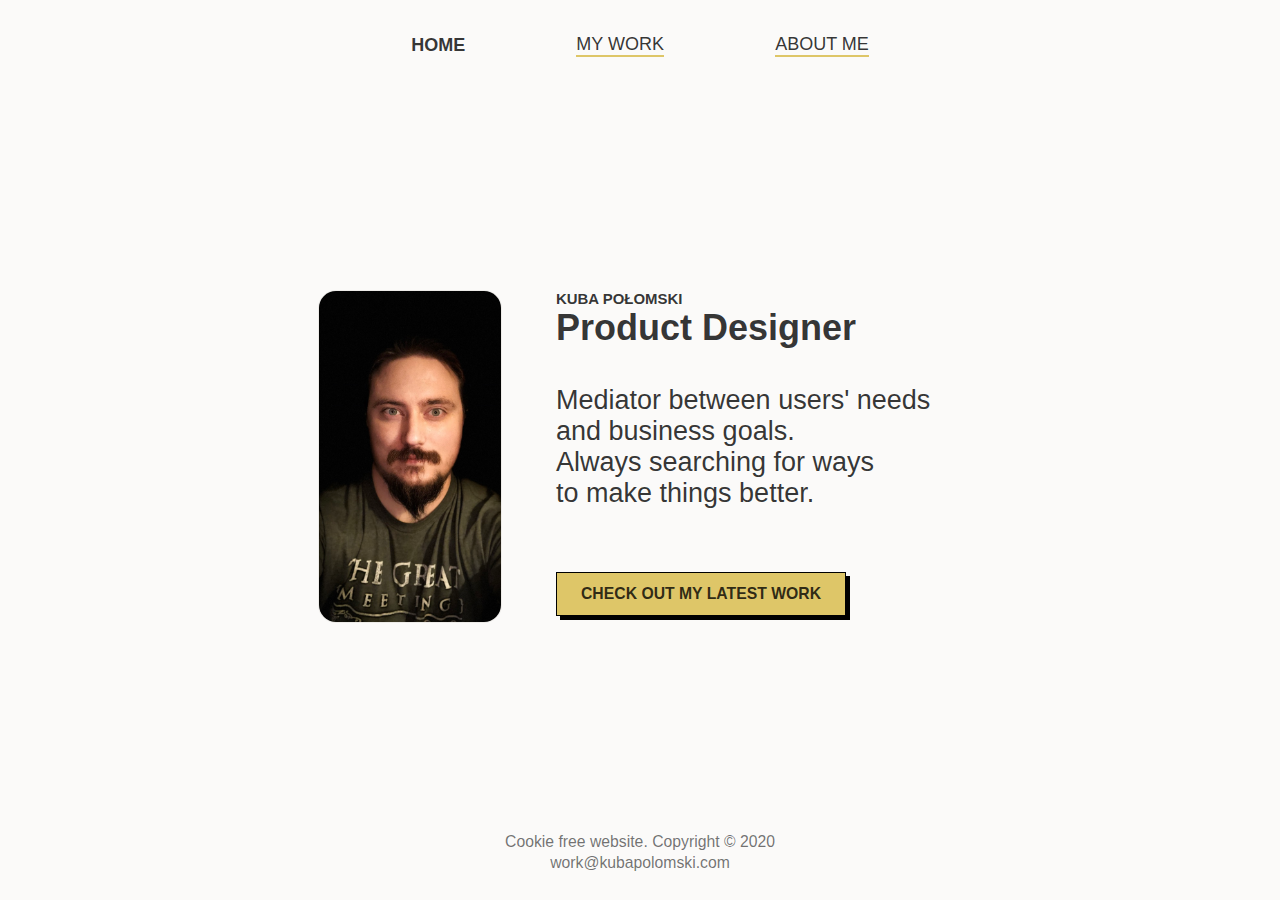
<file: index.html>
<!DOCTYPE html>
<html lang="eng">

<head>
    <meta charset="UTF-8">
    <meta name="viewport" content="width=device-width,initial-scale=1">
    <title>Kuba Polomski - Product Designer</title>
    <meta name="author" content="Kuba Polomski">
    <meta name="description" content="Here you can read about me, my work and find a way to contact me">
    <link rel="stylesheet" href="/style.css" type="text/css">
    <meta name=”robots” content=”noindex,nofollow”>
</head>

<body>

    <!-- Navigation -->
    <nav id="nav">
        <a href="/index.html" class="active">Home</a>
        <a href="/work.html">My Work</a>
        <a href="/about.html">About Me</a>
    </nav>

    <!-- Content -->
    <div class="welcome">

        <img src="/img/me.jpg" alt="It's me" height="331" width="182" loading="lazy">
        <div>
            <h5>Kuba Połomski</h5>
            <h1>Product Designer</h1>
            <h3>Mediator between users' needs and&nbsp;business goals.<br>
                Always searching for&nbsp;ways to&nbsp;make things better.</h3>
            <button class="cta" onclick="document.location = 'work.html'">Check out my latest work</button>
        </div>
        <div>


        </div>

    </div>

    <!-- Footer -->
    <footer>
        <p>
            Cookie free website. Copyright © 2020
        </p>
        <p>work@kubapolomski.com</p>
    </footer>
</body>

</html>
</file>
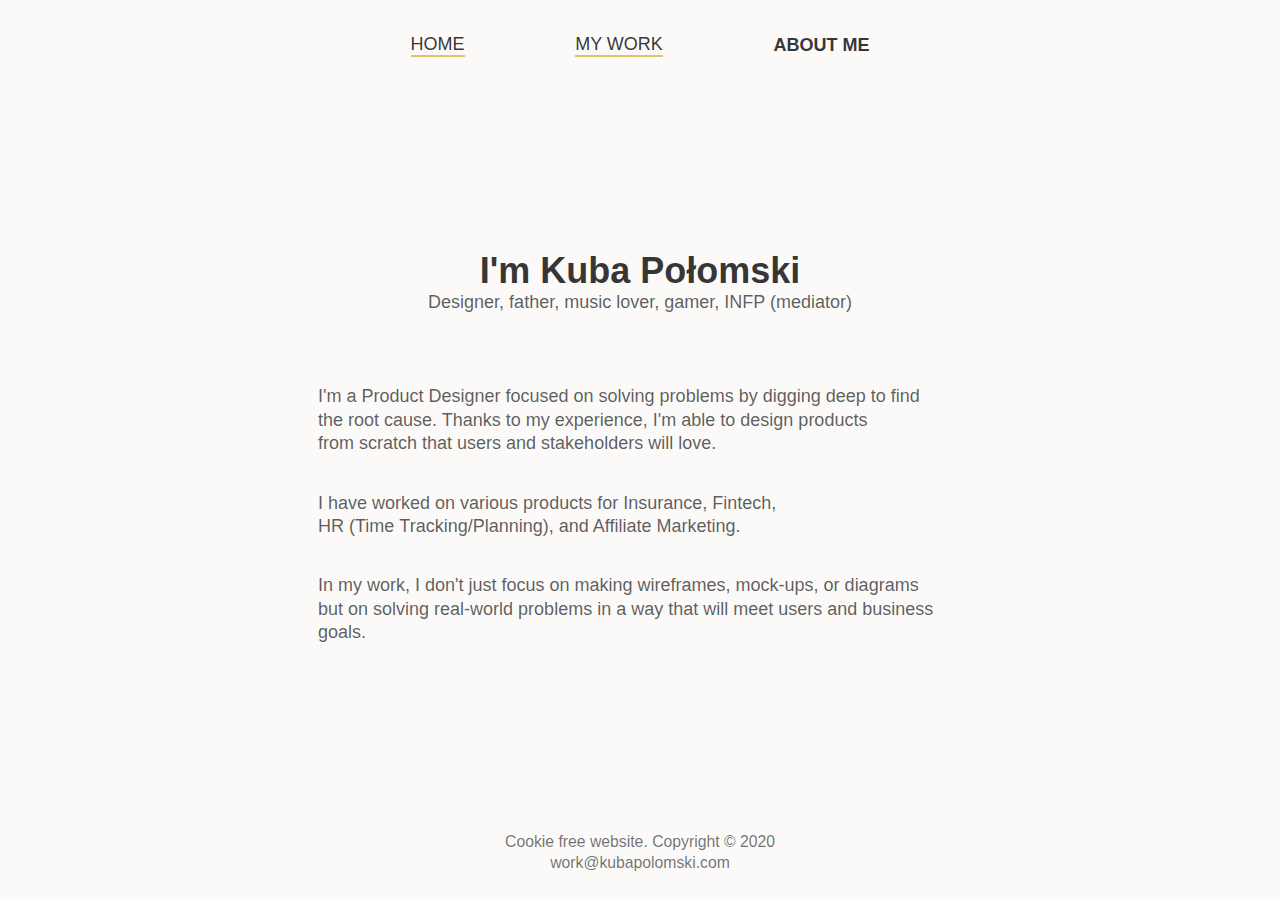
<file: about.html>
<!DOCTYPE html>
<html lang="eng">

<head>
    <meta charset="UTF-8">
    <meta name="viewport" content="width=device-width,initial-scale=1">
    <title>Kuba Polomski - Product Designer - About me</title>
    <meta name="author" content="Kuba Polomski">
    <meta name="description" content="Here you can read about me, my work and find a way to contact me">
    <link rel="stylesheet" href="/style.css" type="text/css">
    <meta name=”robots” content=”noindex,nofollow”>
</head>

<body>

    <!-- Navigation -->
    <nav id="nav">

        <a href="/index.html">Home</a>
        <a href="/work.html">My Work</a>
        <a href="/about.html" class="active">About Me</a>

    </nav>

    <!-- Content -->
    <main>
        <div class="hello">
            <h1>I'm Kuba Połomski</h1>


            <span>Designer, father, music lover, gamer, INFP (mediator)</span>
        </div>
        <p>
            I'm a Product Designer focused on solving problems by digging deep to find the&nbsp;root cause. Thanks to my
            experience, I'm able to design products from&nbsp;scratch that users and stakeholders will love.
        </p>
        <p>
            I have worked on various products for Insurance, Fintech, HR&nbsp;(Time&nbsp;Tracking/Planning), and
            Affiliate
            Marketing.
        </p>
        <p>
            In my work, I don't just focus on making wireframes, mock-ups, or diagrams but&nbsp;on solving real-world
            problems
            in a way that will meet users and business goals.
        </p>

        <!-- <div class="gallery">
            <figure>
                <a href="/img/itsme.png" target="_blank">
                    <img src="/img/itsme.png"
                        alt="Me sitting with my daughter on the couch with two laptops, trying to work" loading="lazy">
                </a>
                <figcaption>
                    Home office :)<br>
                    Best co-worker ever
                </figcaption>
            </figure>
        </div> -->

    </main>

    <footer>
        <p>
            Cookie free website. Copyright © 2020
        </p>
        <p>work@kubapolomski.com</p>
    </footer>
</body>
</file>
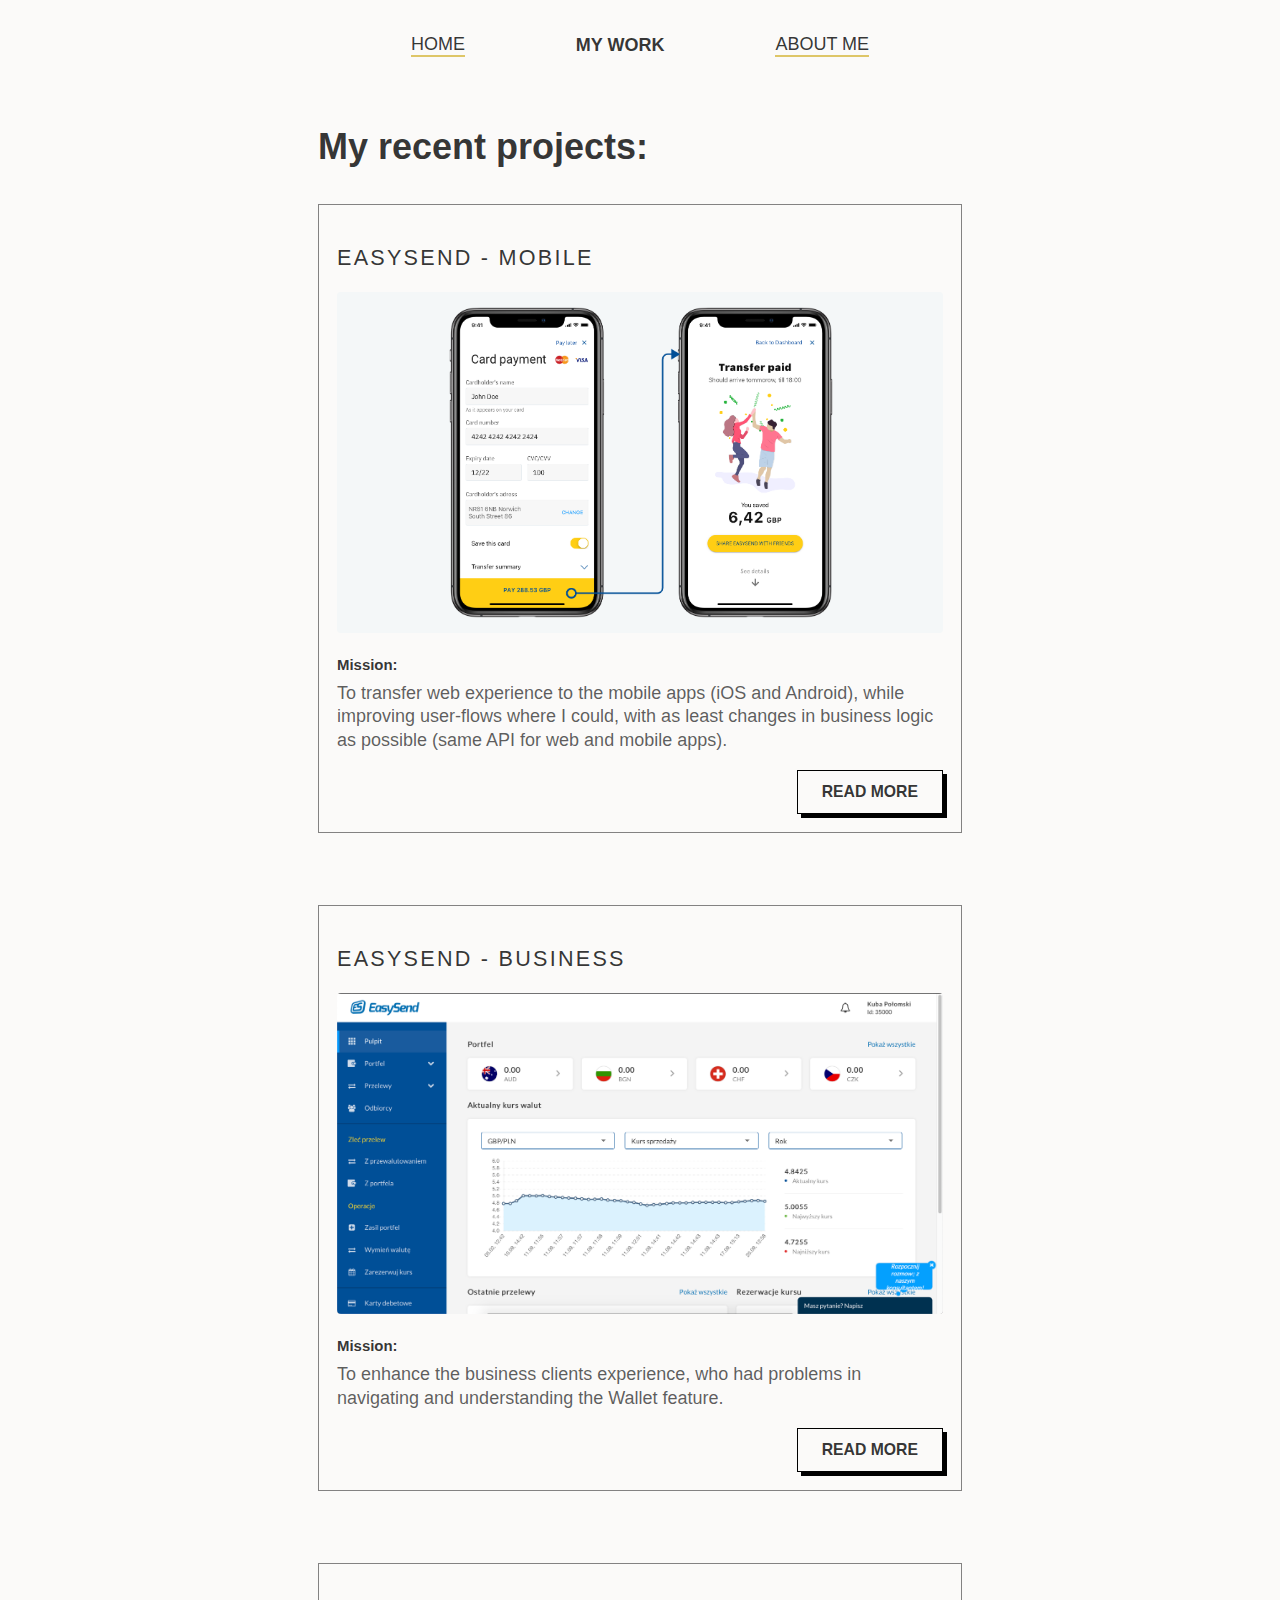
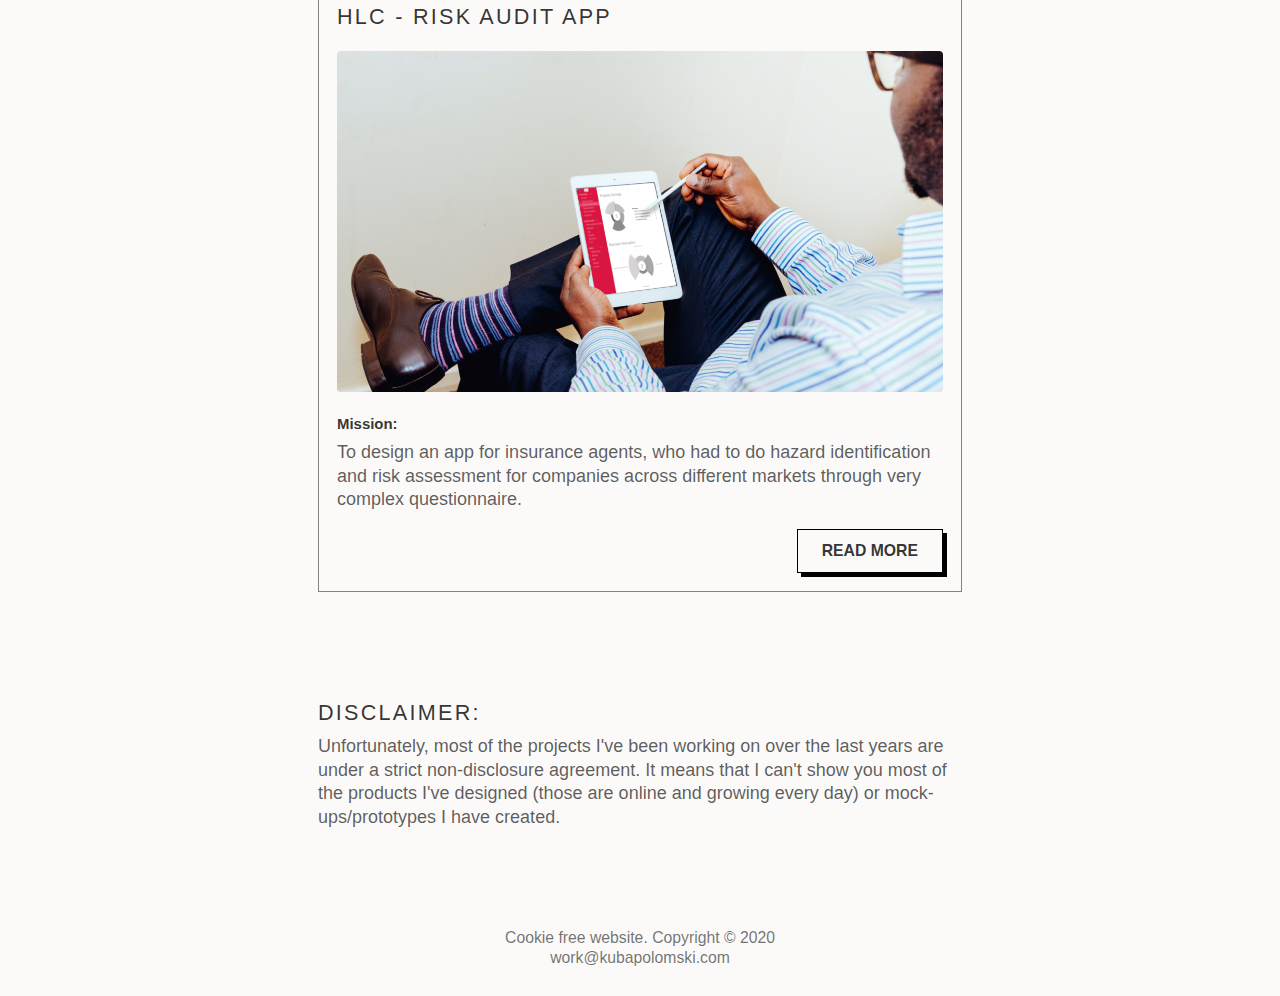
<file: work.html>
<!DOCTYPE html>
<html lang="eng">

<head>
    <meta charset="UTF-8">
    <meta name="viewport" content="width=device-width,initial-scale=1">
    <title>Kuba Polomski - Product Designer - Portfolio</title>
    <meta name="author" content="Kuba Polomski">
    <meta name="description" content="Here you can read about me, my work and find a way to contact me">
    <link rel="stylesheet" href="/style.css" type="text/css">
    <meta name=”robots” content=”noindex,nofollow”>
</head>

<body>

    <!-- Navigation -->
    <nav id="nav">

        <a href="/index.html">Home</a>
        <a href="/work.html" class="active">My Work</a>
        <a href="/about.html">About Me</a>

    </nav>

    <!-- Content -->
    <main>
        <h3>My recent projects:</h3>

        <section class="project">
            <h4>EasySend - Mobile</h4>
            <img class="hero" src="/work/es/img/easysend-todo.png" alt="">
            <h5>Mission:</h5>
            <p>To transfer web experience to the mobile apps (iOS and Android), while improving user-flows where I
                could, with as least changes in business logic as possible (same API for web and mobile apps).</p>
            <button onclick="document.location = '/work/es/project.html'">Read more</button>
        </section>
        <section class="project">
            <h4>EasySend - Business</h4>
            <img class="hero" src="/work/es-b/img/before.png" alt="">
            <h5>Mission:</h5>
            <p>To enhance the business clients experience, who had problems in navigating and understanding the Wallet
                feature.</p>
            <button onclick="document.location = '/work/es-b/project.html'">Read more</button>
        </section>
        <section class="project">
            <h4>HLC - Risk audit app</h4>
            <img class="hero" src="/work/hlc/img/intro-hlc_app.png" alt="">
            <h5>Mission:</h5>
            <p>To design an app for insurance agents, who had to do hazard identification and risk
                assessment for companies across different markets through very complex questionnaire.</p>
            <button onclick="document.location = '/work/hlc/project.html'">Read more</button>
        </section>
        <div class="disclaimer">
            <h4>Disclaimer:</h4>
            <p>
                Unfortunately, most of the projects I've been working on over the last years are under a strict
                non-disclosure agreement. It means that I can't show you most of the products I've designed (those are
                online and growing every day) or mock-ups/prototypes I have created.
            </p>
        </div>
    </main>
    <footer>
        <p>
            Cookie free website. Copyright © 2020
        </p>
        <p>work@kubapolomski.com</p>
    </footer>
</body>
</file>
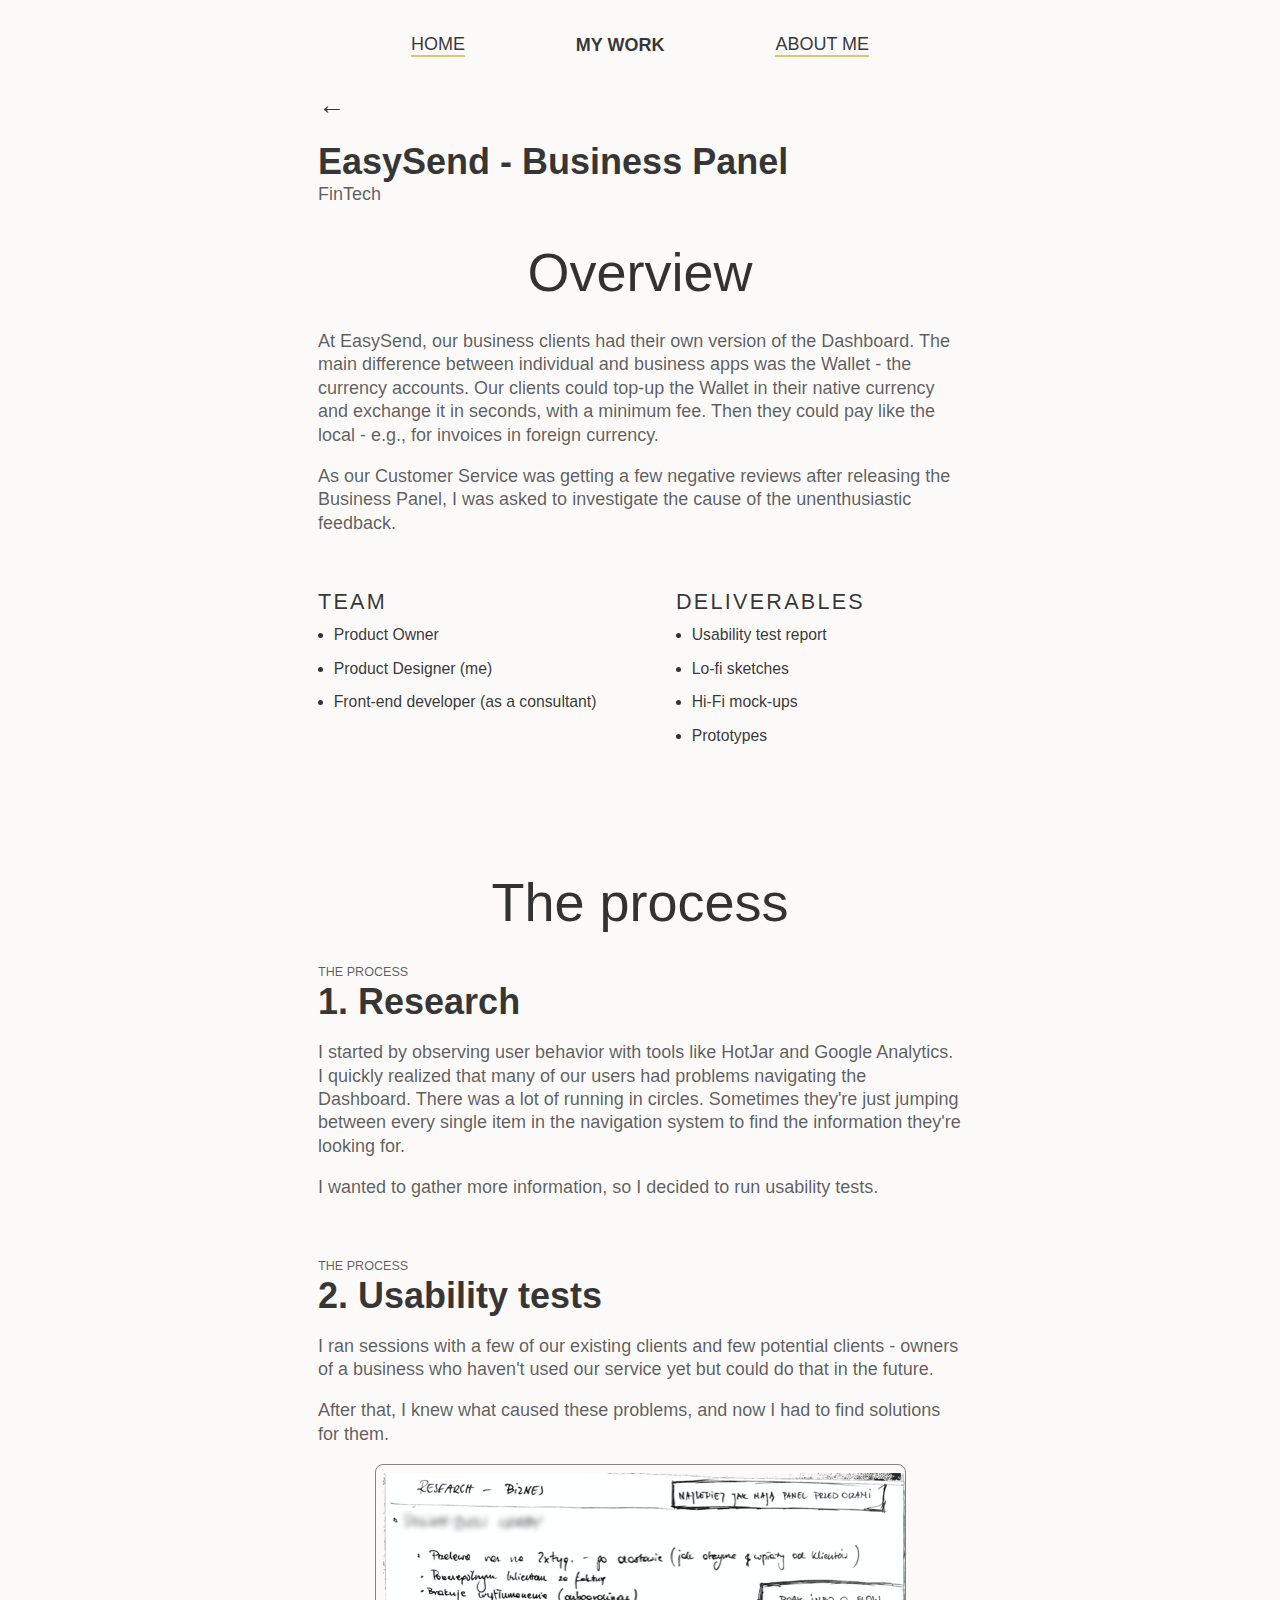
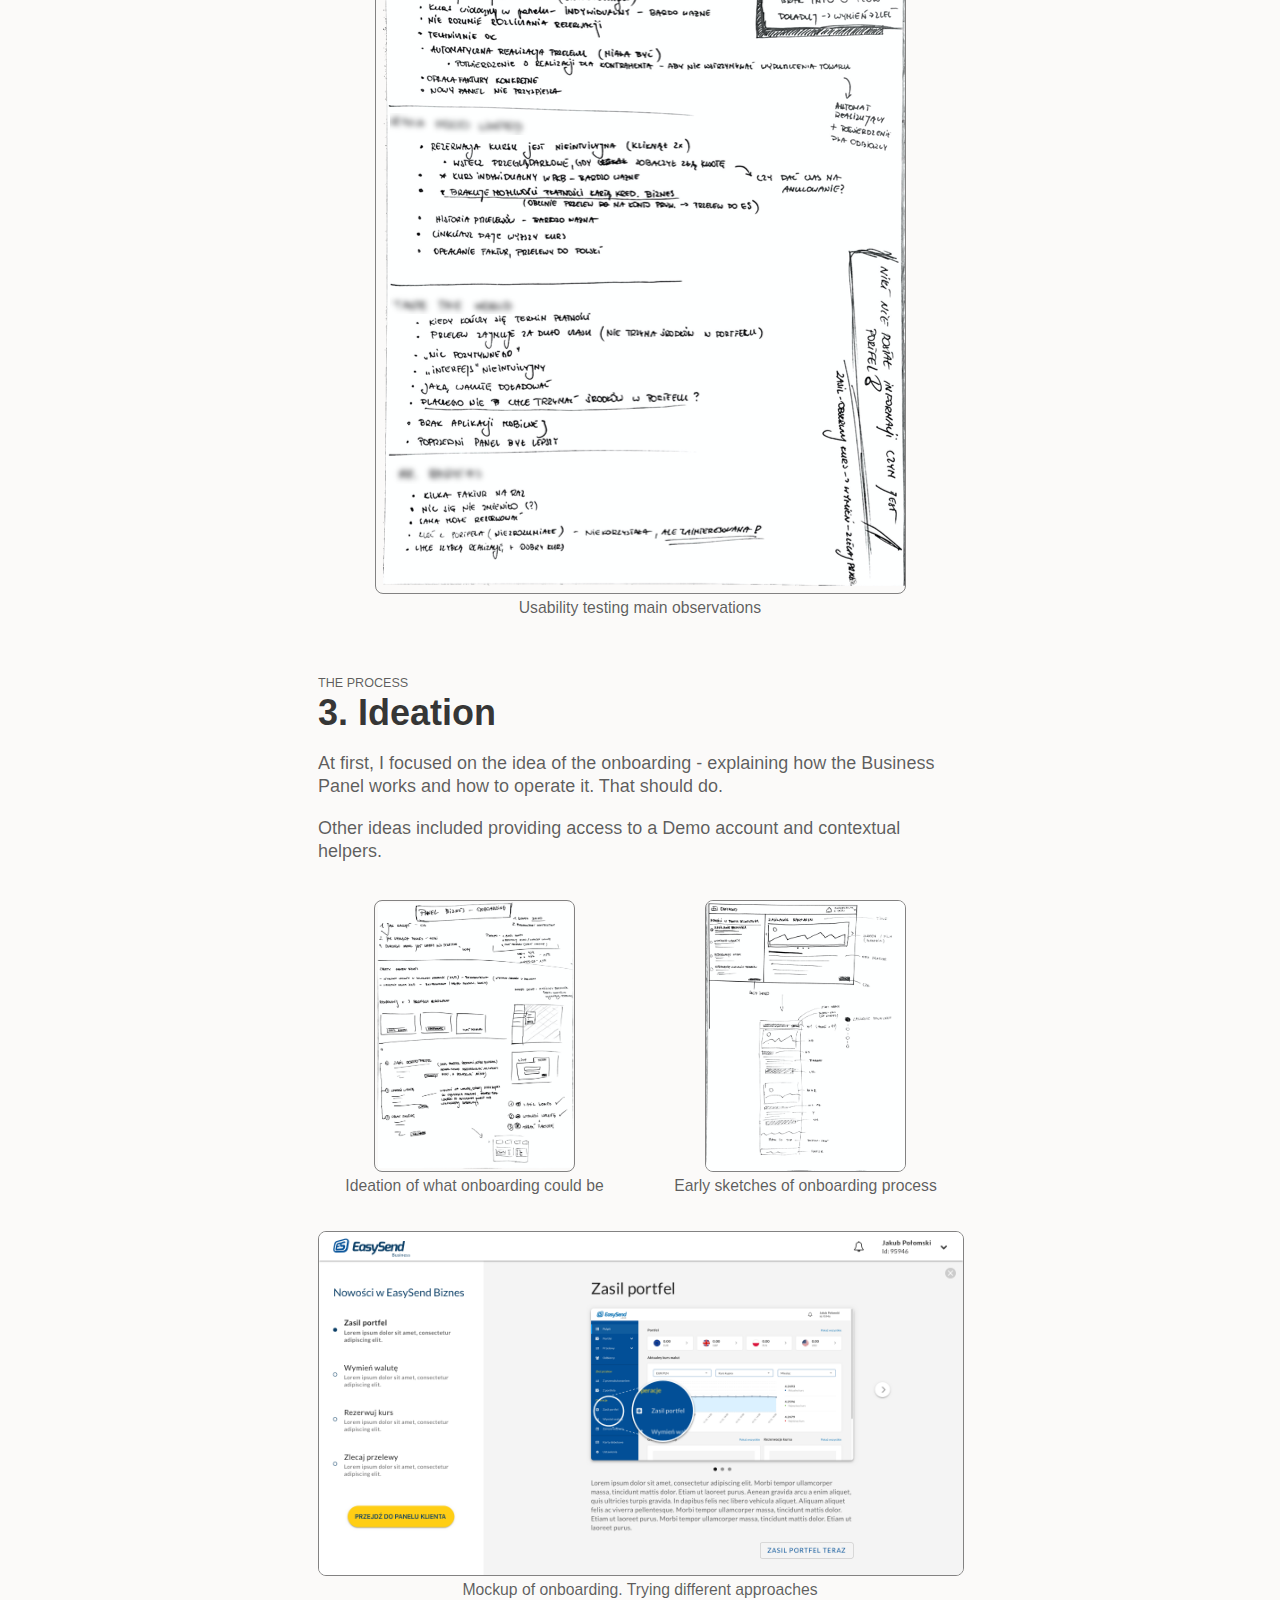
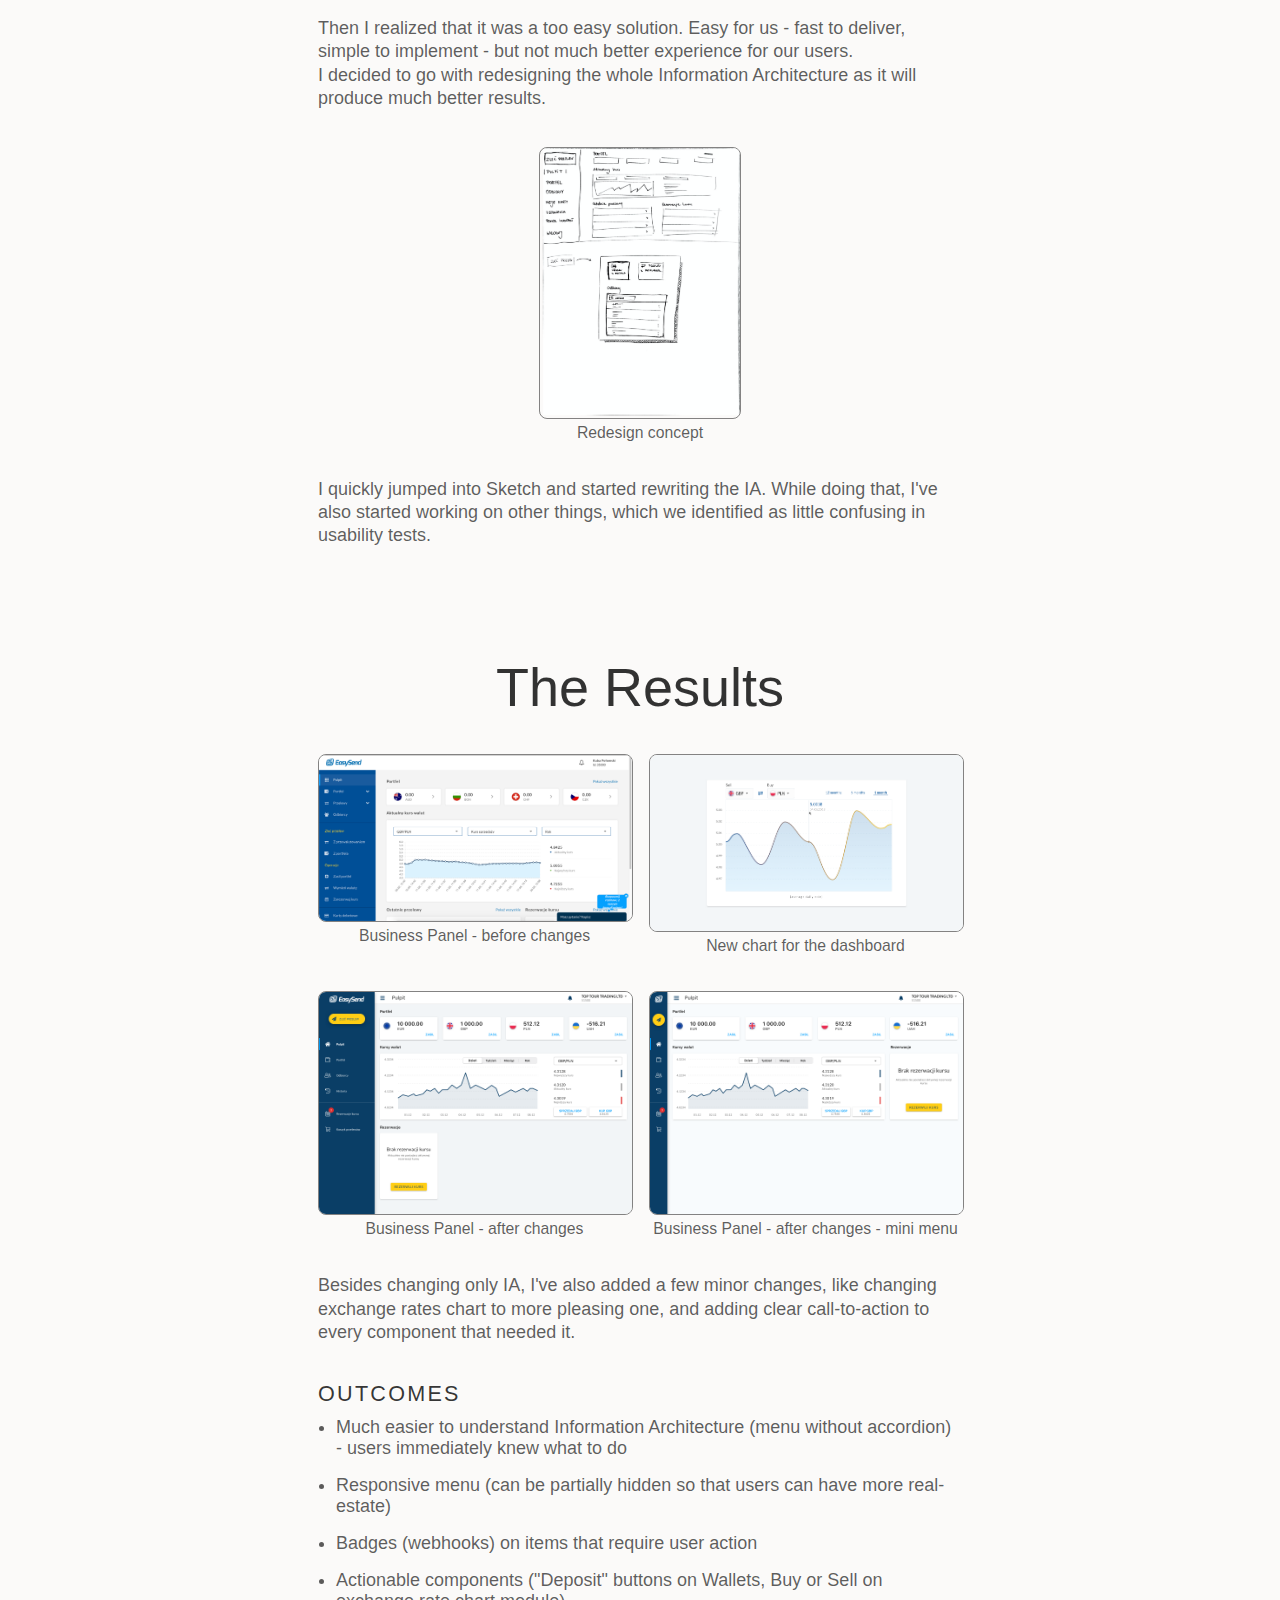
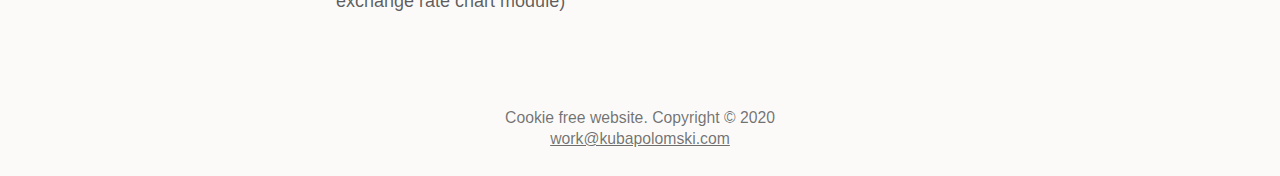
<file: work/es-b/project.html>
<!DOCTYPE html>
<html lang="eng">

<head>
    <meta charset="UTF-8">
    <meta name="viewport" content="width=device-width,initial-scale=1">
    <title>Kuba Polomski - Product Designer - EasySend Business</title>
    <meta name="author" content="Kuba Polomski">
    <meta name="description" content="Here you can read about me, my work and find a way to contact me">
    <link rel="stylesheet" href="/style.css" type="text/css">
    <meta name=”robots” content=”noindex,nofollow”>
</head>

<body>

    <!-- Navigation -->
    <nav id="nav">

        <a href="/index.html">Home</a>
        <a href="/work.html" class="active">My Work</a>
        <a href="/about.html">About Me</a>

    </nav>


    <!-- Content -->
    <main>

        <!-- back -->
        <div class="back tertiary">
            <a href="/work.html" title="Go back to all projects">
                <span class="primary">
                    ←
                </span>
            </a>
        </div>

        <!-- Project -->
        <article>
            <!-- Project overview -->
            <section>
                <header>
                    <div>
                        <h1>EasySend - Business Panel</h1>
                        <span>FinTech</span>
                    </div>
                </header>
                <h2>Overview</h2>

                <p>
                    At EasySend, our business clients had their own version of the Dashboard. The main difference
                    between individual and business apps was the Wallet - the currency accounts. Our clients could
                    top-up the Wallet in their native currency and exchange it in seconds, with a minimum fee. Then they
                    could pay like the local - e.g., for invoices in foreign currency.
                </p>

                <p>
                    As our Customer Service was getting a few negative reviews after releasing the Business Panel, I
                    was asked to investigate the cause of the unenthusiastic feedback.
                </p>

                <div class="sumup">
                    <div>
                        <h4>Team</h4>

                        <ul>

                            <li>Product Owner</li>
                            <li>Product Designer (me)</li>
                            <li>Front-end developer (as a consultant)</li>


                        </ul>
                    </div>
                    <div>
                        <h4>Deliverables</h4>
                        <ul>
                            <li>Usability test report</li>
                            <li>Lo-fi sketches</li>
                            <li>Hi-Fi mock-ups</li>
                            <li>Prototypes</li>
                        </ul>
                    </div>
                </div>

            </section>
            <section>
                <h2>The process</h2>

                <!-- 1. Research -->
                <section>
                    <span>The Process</span>
                    <h3>1. Research</h3>
                    <p>
                        I started by observing user behavior with tools like HotJar and Google Analytics. I quickly
                        realized that many of our users had problems navigating the Dashboard. There was a lot of
                        running in
                        circles. Sometimes they're just jumping between every single item in the navigation system to
                        find the information they're looking for.
                    </p>
                    <p>
                        I wanted to gather more information, so I decided to run usability tests.
                    </p>
                </section>

                <!-- 2. Usability tests -->
                <section>
                    <span>The Process</span>
                    <h3>2. Usability tests</h3>
                    <p>
                        I ran sessions with a few of our existing clients and few potential clients - owners of a
                        business who haven't used our service yet but could do that in the future.
                    </p>
                    <p>
                        After that, I knew what caused these problems, and now I had to find solutions for them.
                    </p>

                    <figure>
                        <a href="/work/es-b/img/usability-testing.png" target="_blank">
                            <img class="gif" src="/work/es-b/img/usability-testing.png" loading="lazy"
                                alt="List of main observations regarded to usability tests">
                        </a>
                        <figcaption>
                            Usability testing main observations
                        </figcaption>
                    </figure>

                </section>

                <!-- 3. Ideation -->
                <section>
                    <span>the process</span>
                    <h3>3. Ideation</h3>
                    <p>
                        At first, I focused on the idea of the onboarding - explaining how the Business Panel works and
                        how
                        to operate it. That should do.
                    </p>
                    <p>
                        Other ideas included providing access to a Demo account and contextual helpers.
                    </p>
                    <div class="gallery">

                        <figure>
                            <a href="/work/es-b/img/onboarding-sketch.png" target="_blank">
                                <img class="gif" src="/work/es-b/img/onboarding-sketch.png" loading="lazy"
                                    alt="Ideation of onboarding">
                            </a>
                            <figcaption>
                                Ideation of what onboarding could be
                            </figcaption>
                        </figure>
                        <figure>
                            <a href="/work/es-b/img/onboarding-sketch2.png" target="_blank">
                                <img class="gif" src="/work/es-b/img/onboarding-sketch2.png" loading="lazy"
                                    alt="Early sketches of onboarding process">
                            </a>
                            <figcaption>
                                Early sketches of onboarding process
                            </figcaption>
                        </figure>

                    </div>
                    <figure>
                        <a href="/work/es-b/img/onboarding-mockup.png" target="_blank">
                            <img class="gif" src="/work/es-b/img/onboarding-mockup.png" loading="lazy"
                                alt="First concept of redesign, focusing on IA">
                        </a>
                        <figcaption>
                            Mockup of onboarding. Trying different approaches
                        </figcaption>
                    </figure>

                    <p>
                        Then I realized that it was a too easy solution. Easy for us - fast to deliver, simple to
                        implement - but not much better experience for our users.<br>
                        I decided to go with redesigning the whole Information Architecture as it will produce
                        much better results.
                    </p>

                    <div class="gallery">
                        <figure>
                            <a href="/work/es-b/img/redesign-concept.png" target="_blank">
                                <img class="gif" src="/work/es-b/img/redesign-concept.png" loading="lazy"
                                    alt="First concept of redesign, focusing on IA">
                            </a>
                            <figcaption>
                                Redesign concept
                            </figcaption>
                        </figure>

                    </div>
                    <p>
                        I quickly jumped into Sketch and started rewriting the IA. While doing that, I've also started
                        working on other things, which we identified as little confusing in usability tests.
                    </p>
                </section>
            </section>
            <section>
                <h2>The Results</h2>
                <div class="gallery">
                    <figure>
                        <a href="/work/es-b/img/before.png" target="_blank">
                            <img class="gif" src="/work/es-b/img/before.png" loading="lazy"
                                alt="Dashboard for Business clients before changes">
                        </a>
                        <figcaption>
                            Business Panel - before changes<br>
                        </figcaption>
                    </figure>
                    <figure>
                        <a href="/work/es-b/img/new-chart.png" target="_blank">
                            <img class="gif" src="/work/es-b/img/new-chart.png" loading="lazy"
                                alt="New exchange rates chart design">
                        </a>
                        <figcaption>
                            New chart for the dashboard<br>
                        </figcaption>
                    </figure>
                </div>
                <div class="gallery">
                    <figure>
                        <a href="/work/es-b/img/after.png" target="_blank">
                            <img class="gif" src="/work/es-b/img/after.png" loading="lazy"
                                alt="Dashboard for Business clients after changes">
                        </a>
                        <figcaption>
                            Business Panel - after changes<br>
                        </figcaption>
                    </figure>
                    <figure>
                        <a href="/work/es-b/img/easysend-business-small_menu.png" target="_blank">
                            <img class="gif" src="/work/es-b/img/easysend-business-small_menu.png" loading="lazy"
                                alt="Dashboard for Business clients after changes with minimalized menu">
                        </a>
                        <figcaption>
                            Business Panel - after changes - mini menu<br>
                        </figcaption>
                    </figure>
                </div>
                <p>
                    Besides changing only IA, I've also added a few minor changes, like changing exchange rates chart to
                    more pleasing one, and adding clear call-to-action to every component that needed it.
                </p>
                <div>

                    <h4>outcomes</h4>
                    <ul>
                        <li>Much easier to understand Information Architecture (menu without accordion) - users
                            immediately knew what to do</li>
                        <li>Responsive menu (can be partially hidden so that users can have more real-estate)</li>
                        <li>Badges (webhooks) on items that require user action</li>
                        <li>Actionable components ("Deposit" buttons on Wallets, Buy or Sell on exchange rate chart
                            module)</li>
                    </ul>
                </div>

            </section>
        </article>
    </main>

    <!-- Scroll to top -->
    <a href="#nav">
        <div class="go-start hidden">↑</div>
    </a>

    <!-- Footer -->
    <footer>
        <p>
            Cookie free website. Copyright © 2020
        </p>
        <p>
            <a href="mailto:work@kubapolomski.com">work@kubapolomski.com</a>
        </p>
    </footer>

    <script src="/script.js"></script>
</body>

</html>
</file>
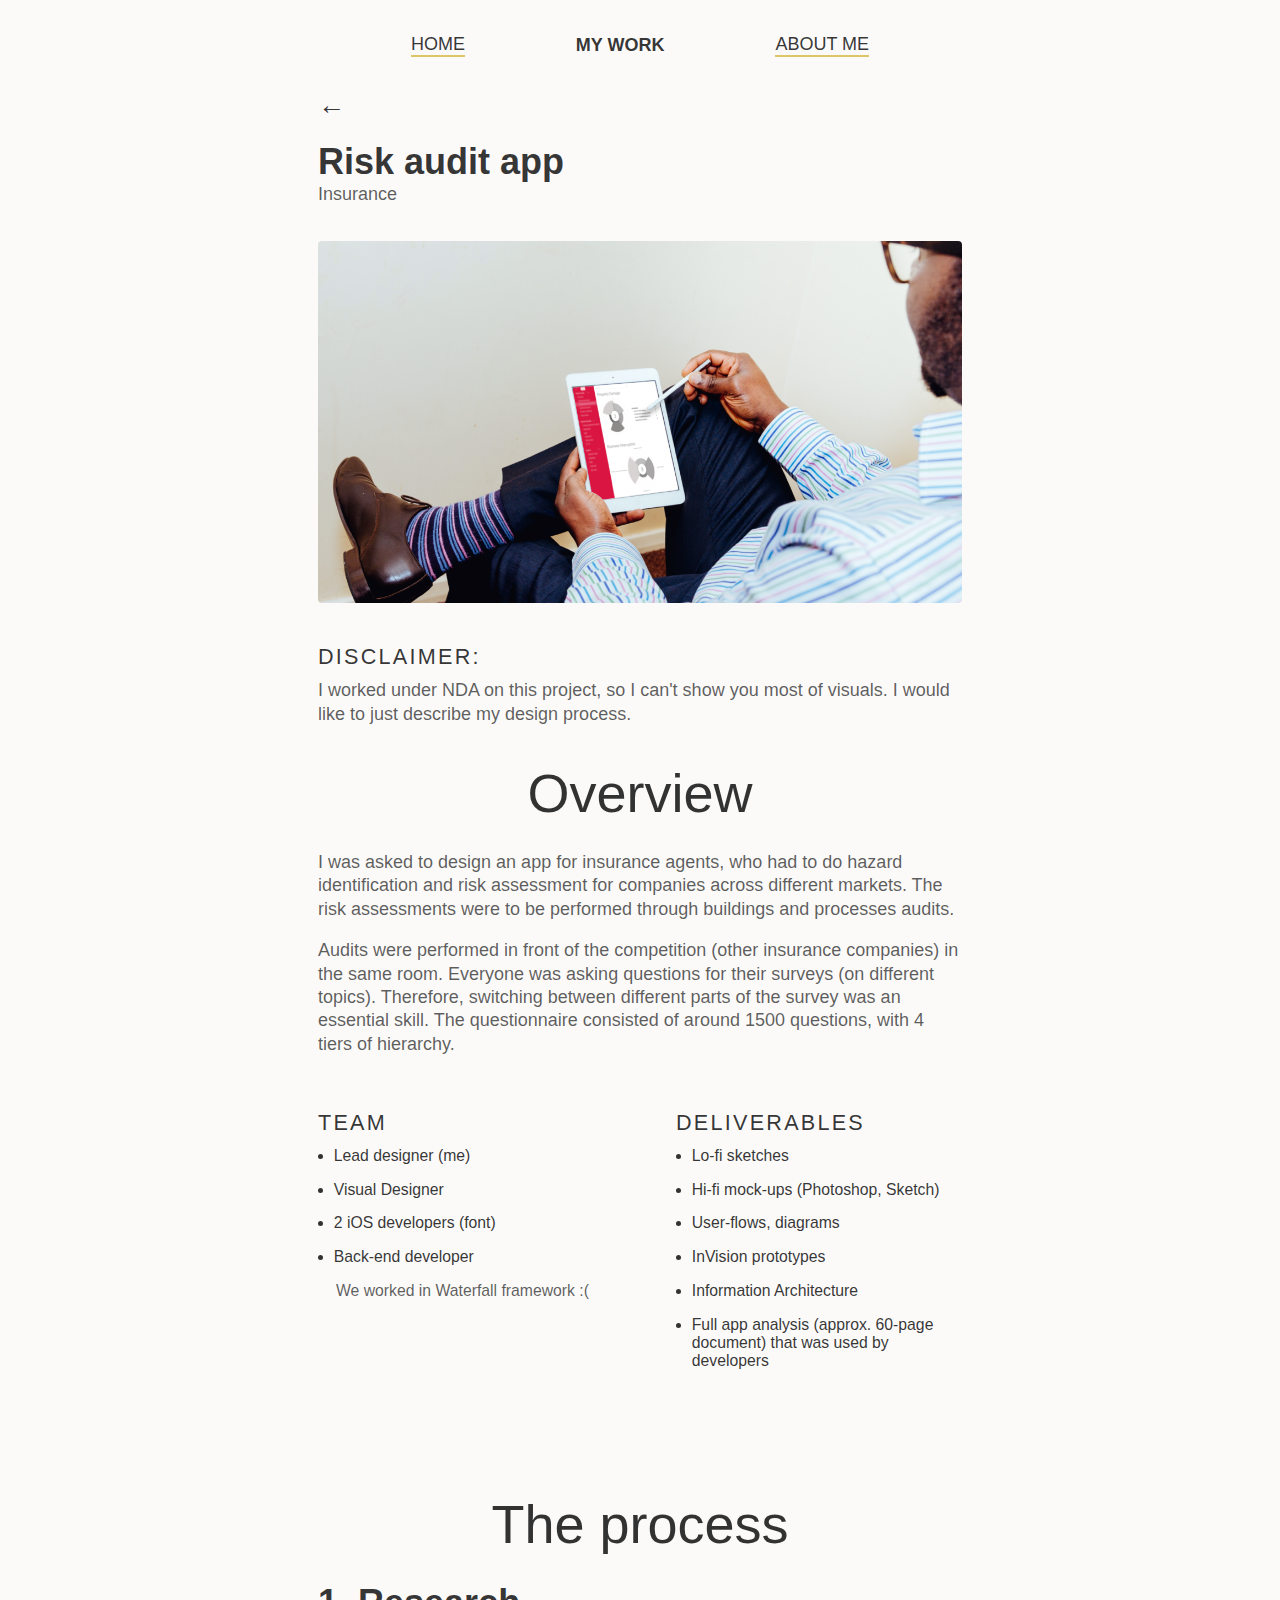
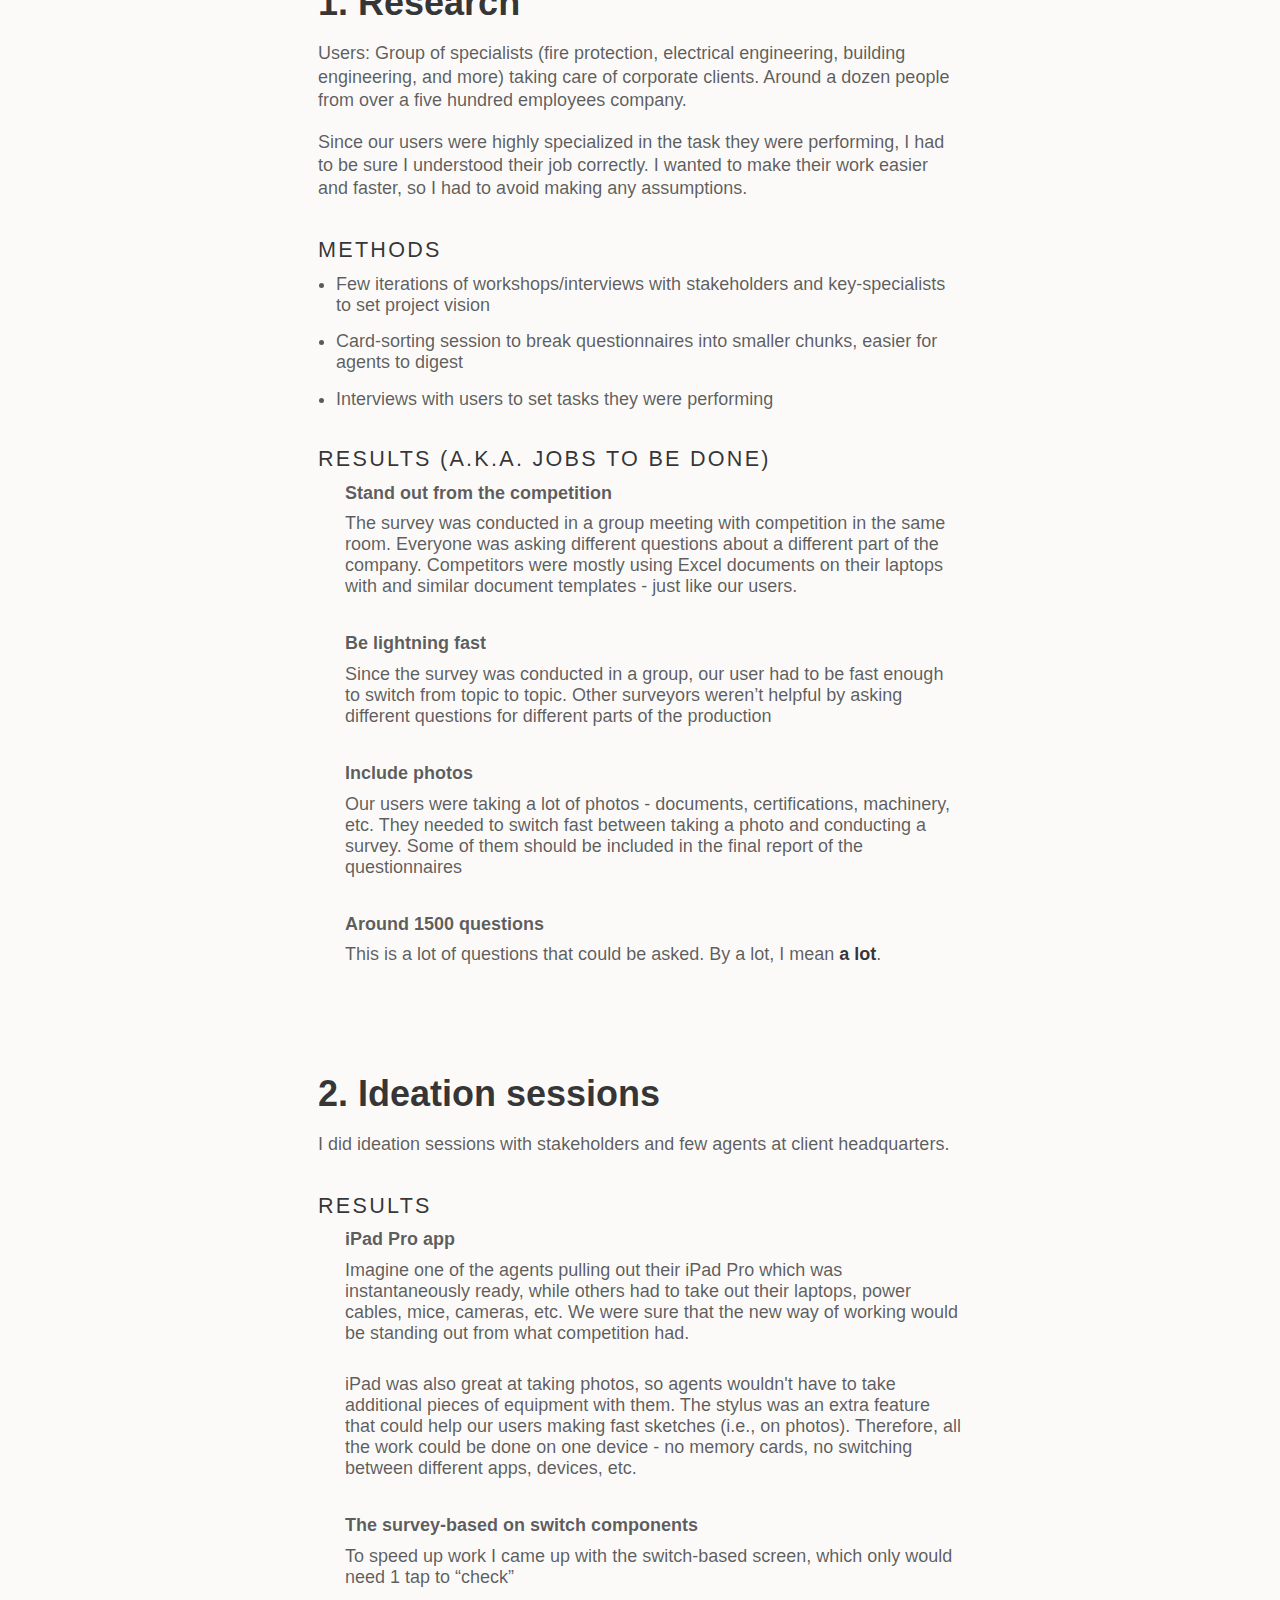
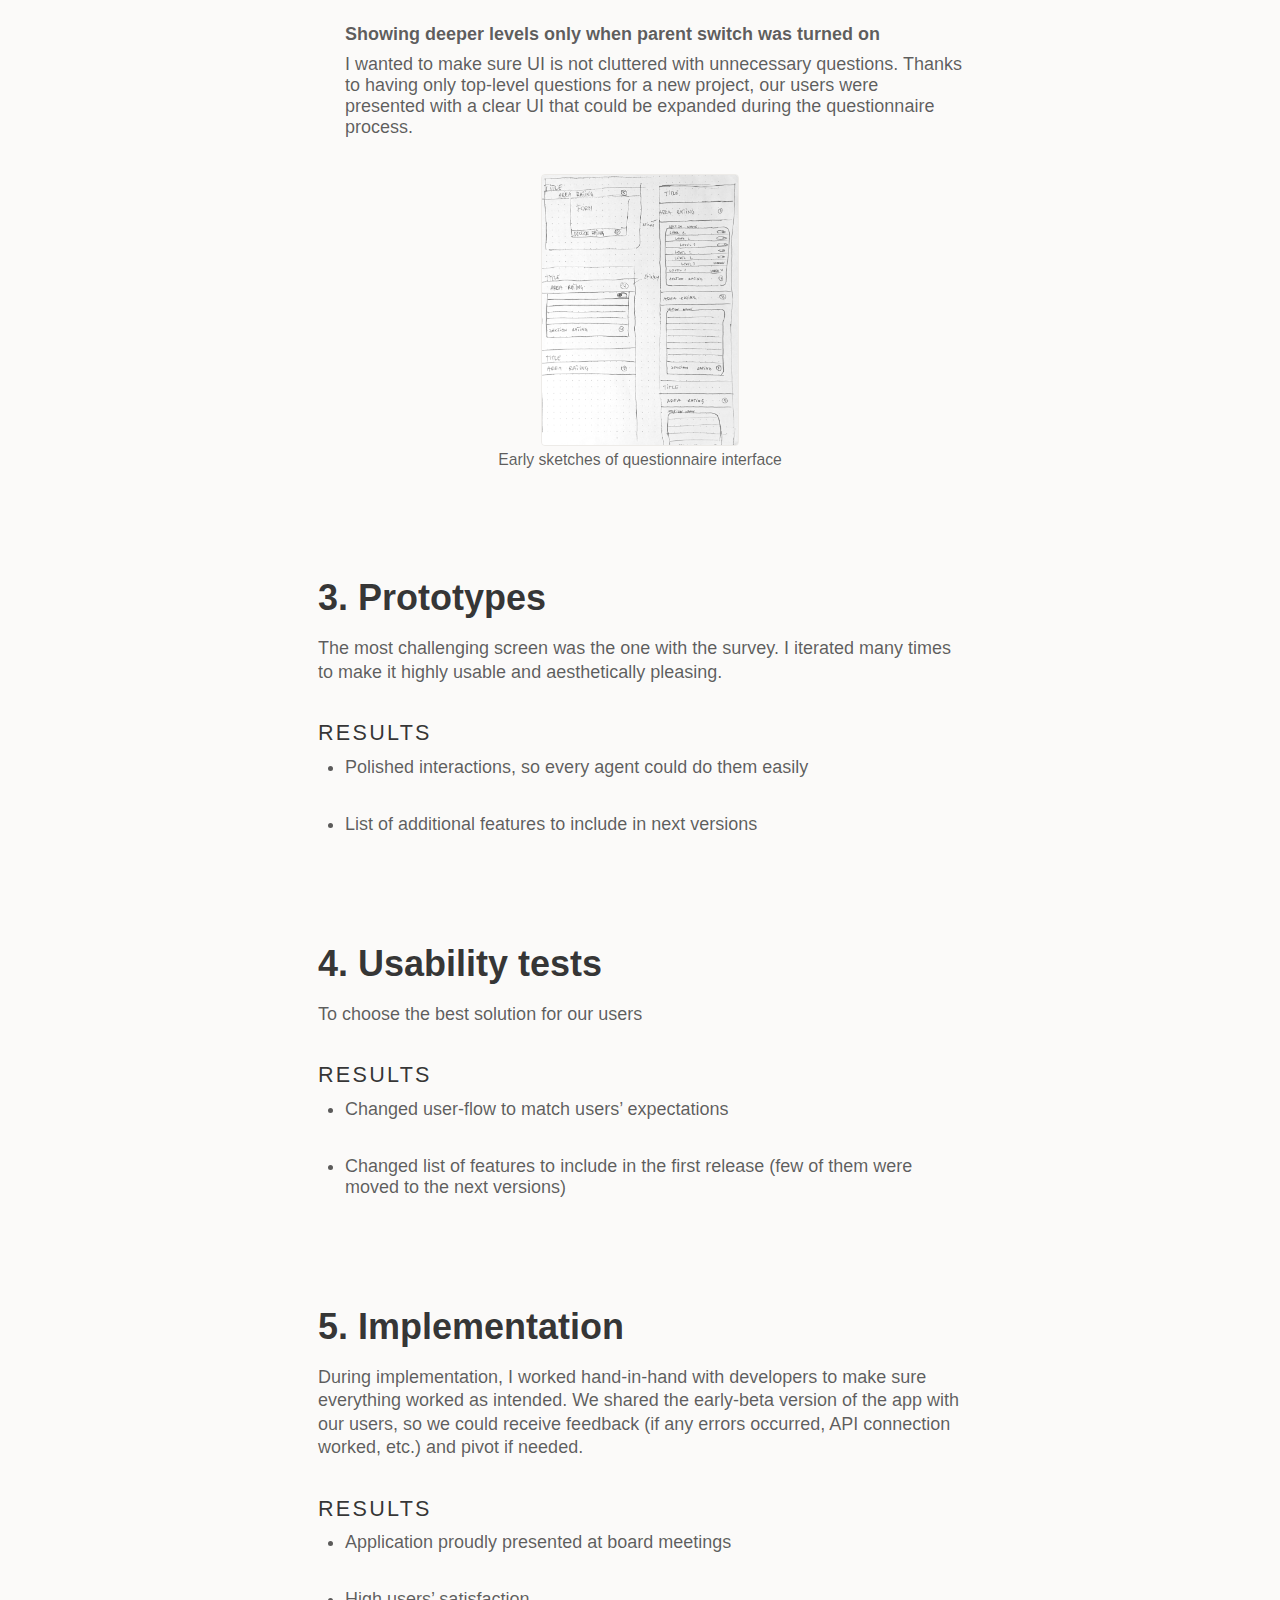
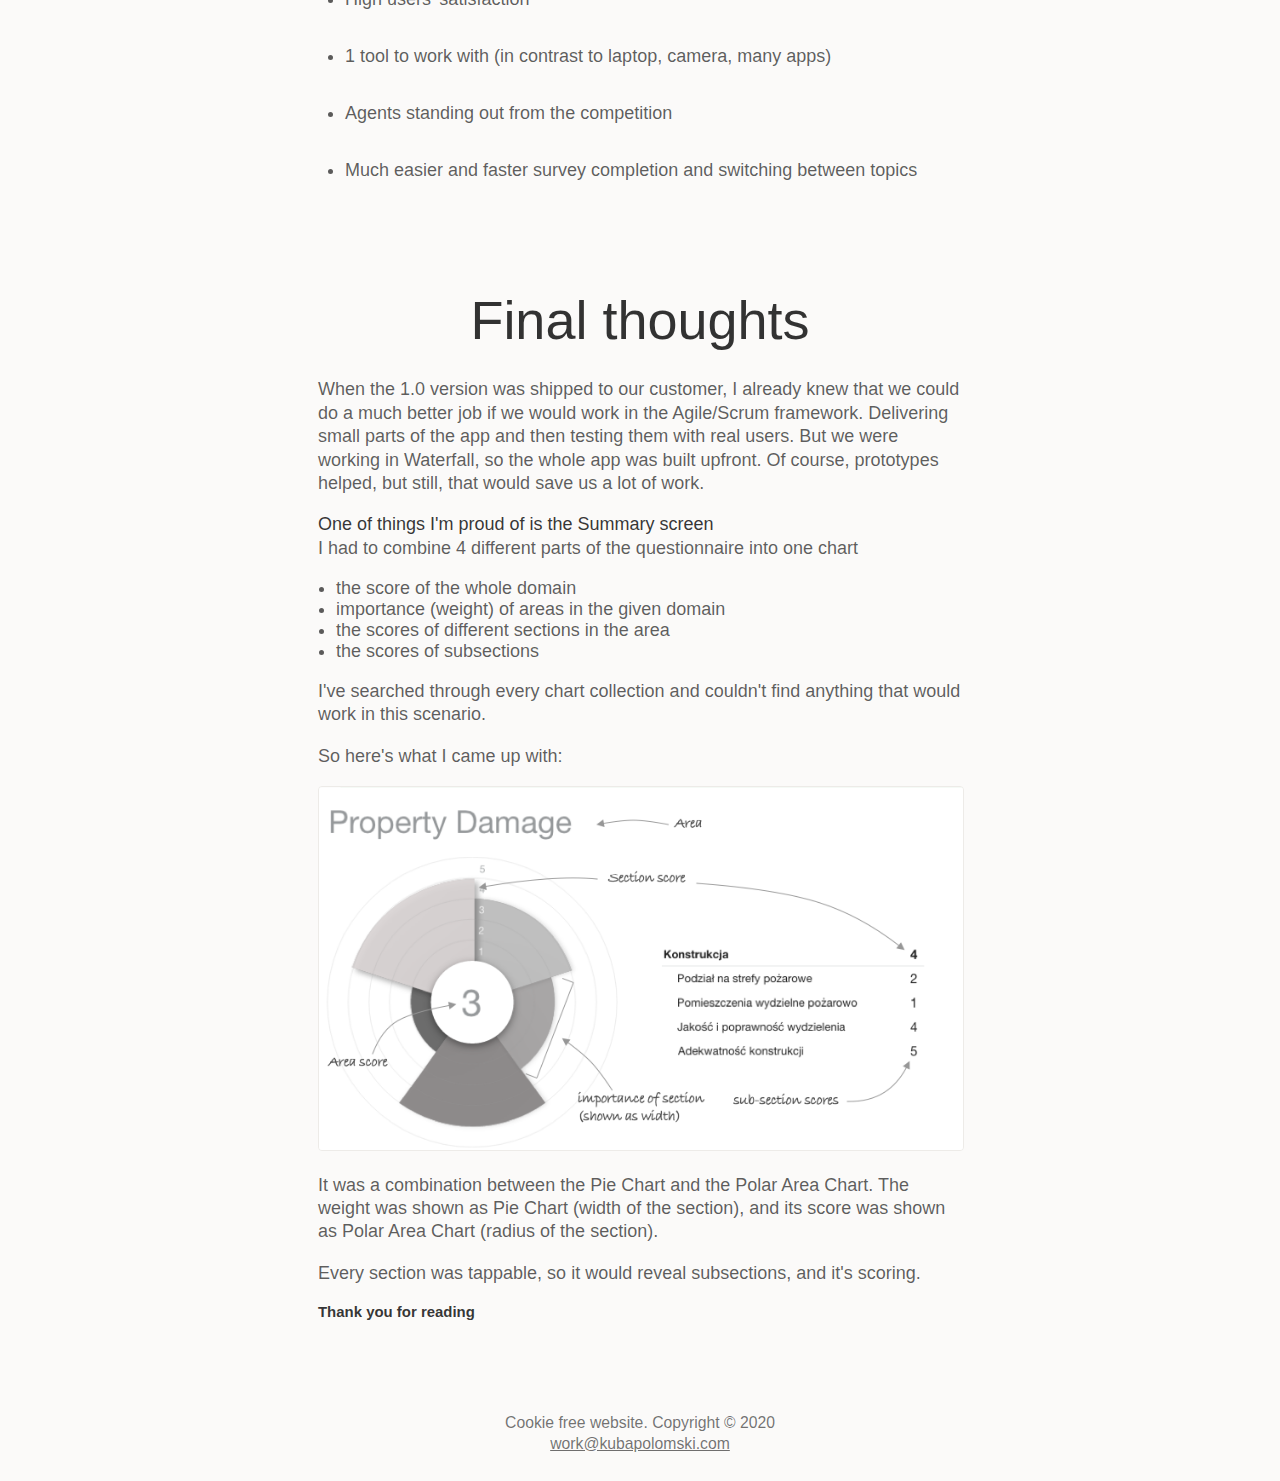
<file: work/hlc/project.html>
<!DOCTYPE html>
<html lang="eng">

<head>
    <meta charset="UTF-8">
    <meta name="viewport" content="width=device-width,initial-scale=1">
    <title>Kuba Polomski - Product Designer - HLC</title>
    <meta name="author" content="Kuba Polomski">
    <meta name="description" content="Here you can read about me, my work and find a way to contact me">
    <link rel="stylesheet" href="/style.css" type="text/css">
    <meta name=”robots” content=”noindex,nofollow”>
</head>

<body>

    <!-- Navigation -->
    <nav id="nav">

        <a href="/index.html">Home</a>
        <a href="/work.html" class="active">My Work</a>
        <a href="/about.html">About Me</a>

    </nav>


    <main>

        <!-- back -->
        <div class="back tertiary">
            <a href="/work.html" title="Go back to all projects">
                <span class="primary">
                    ←
                </span>
            </a>
        </div>

        <!-- project -->
        <article>
            <header>
                <div>
                    <h1>Risk audit app</h1>
                    <span>Insurance</span>
                </div>




            </header>
            <img class="hero" src="/work/hlc/img/intro-hlc_app.png" alt="">

            <div class="disclaimer">
                <h4>Disclaimer:</h4>
                <p>
                    I worked under NDA on this project, so I can't show you most of visuals. I would like to just
                    describe my design process.
                </p>
            </div>

            <section>
                <h2>Overview</h2>

                <p>
                    I was asked to design an app for insurance agents, who had to do hazard identification and risk
                    assessment for companies across different markets. The risk assessments were to be performed through
                    buildings and processes audits.
                </p>

                <p>
                    Audits were performed in front of the competition (other insurance companies) in the same room.
                    Everyone was asking questions for their surveys (on different topics). Therefore, switching between
                    different parts of the survey was an essential skill. The questionnaire consisted of around 1500
                    questions, with 4 tiers of hierarchy.
                </p>

                <div class="sumup">
                    <div>
                        <h4>Team</h4>

                        <ul>

                            <li>Lead designer (me)</li>
                            <li>Visual Designer</li>
                            <li>2 iOS developers (font)</li>
                            <li>Back-end developer</li>
                            <p>We worked in Waterfall framework :(</p>
                        </ul>
                    </div>
                    <div>
                        <h4>Deliverables</h4>
                        <ul>
                            <li>Lo-fi sketches</li>
                            <li>Hi-fi mock-ups (Photoshop, Sketch)</li>
                            <li>User-flows, diagrams</li>
                            <li>InVision prototypes</li>
                            <li>Information Architecture</li>
                            <li>Full app analysis (approx. 60-page document) that was used by developers</li>
                        </ul>
                    </div>

                </div>

            </section>

            <h2>The process</h2>

            <section>
                <h3>1. Research</h3>

                <p>
                    Users: Group of specialists (fire protection, electrical engineering, building engineering, and
                    more) taking care of corporate clients. Around a dozen people from over a five hundred employees
                    company.
                </p>

                <p>
                    Since our users were highly specialized in the task they were performing, I had to be sure I
                    understood their job correctly. I wanted to make their work easier and faster, so I had to avoid
                    making any assumptions.
                </p>

                <h4>Methods</h4>

                <ul>
                    <li>
                        Few iterations of workshops/interviews with stakeholders and key-specialists to set project
                        vision
                    </li>
                    <li>
                        Card-sorting session to break questionnaires into smaller chunks, easier for agents to digest
                    </li>
                    <li>
                        Interviews with users to set tasks they were performing
                    </li>
                </ul>

                <h4>Results (a.k.a.&nbsp;jobs&nbsp;to&nbsp;be&nbsp;done)</h4>

                <ul class="results with-headers">
                    <li>
                        <span>Stand out from the competition</span>
                        <span>
                            The survey was conducted in a group meeting with competition in the same room. Everyone was
                            asking different questions about a different part of the company. Competitors were mostly
                            using Excel documents on their laptops with and similar document templates - just like our
                            users.
                        </span>
                    </li>

                    <li>
                        <span>Be lightning fast</span>
                        <span>
                            Since the survey was conducted in a group, our user had to be fast enough to switch from
                            topic to topic. Other surveyors weren’t helpful by asking different questions for different
                            parts of the production
                        </span>
                    </li>
                    <li>
                        <span>Include photos</span>
                        <span>
                            Our users were taking a lot of photos - documents, certifications, machinery, etc.
                            They needed to switch fast between taking a photo and conducting a survey. Some of them
                            should
                            be included in the final report of the questionnaires
                        </span>
                    </li>
                    <li>
                        <span>Around 1500 questions</span>
                        <span>
                            This is a lot of questions that could be asked. By a lot, I mean <strong>a lot</strong>.
                        </span>
                    </li>
                </ul>
                </div>
            </section>

            <section>
                <h3>2. Ideation sessions</h3>

                <p>I did ideation sessions with stakeholders and few agents at client headquarters.</p>

                <h4>Results</h4>

                <ul class="results with-headers">
                    <li>
                        <span>iPad Pro app</span>
                        <span>Imagine one of the agents pulling out their iPad Pro which was
                            instantaneously ready, while others had to take out their laptops, power cables, mice,
                            cameras,
                            etc. We were
                            sure that the new way of working would be standing out from what competition had.
                        </span>
                        <br>
                        <span>iPad was also great at taking photos, so agents wouldn't have to take
                            additional
                            pieces of equipment with them. The stylus was an extra feature that could help our users
                            making
                            fast sketches (i.e., on photos). Therefore, all the work could be done on one device - no
                            memory
                            cards, no switching between different apps, devices, etc.</span>
                    </li>
                    <li>
                        <span>The survey-based on switch components</span>
                        <span>To speed up work I came up with the switch-based screen, which only would
                            need 1 tap to “check”</span>
                    </li>
                    <li>
                        <span>Showing deeper levels only when parent switch was turned on</span>
                        <span>
                            I wanted to make sure UI is not cluttered with unnecessary questions. Thanks to having only
                            top-level questions for a new project, our users were presented with a clear UI that could
                            be
                            expanded during the questionnaire process.</span>
                    </li>
                </ul>

                <div class="gallery">
                    <figure>
                        <img src="/work/hlc/img/early-sketches3.png" alt="Early sketches of questionnaire">
                        <figcaption>Early sketches of questionnaire interface</figcaption>
                    </figure>
                </div>
            </section>

            <section>
                <h3>3. Prototypes</h3>

                <p>The most challenging screen was the one with the survey. I iterated many times to make it highly
                    usable and aesthetically pleasing.</p>

                <h4>Results</h4>
                <ul class="results">
                    <li>Polished interactions, so every agent could do them easily</li>
                    <li>List of additional features to include in next versions</li>
                </ul>
            </section>

            <section>
                <h3>4. Usability tests</h3>
                <p>To choose the best solution for our users</p>

                <h4>Results</h4>

                <ul class="results">
                    <li>Changed user-flow to match users’ expectations</li>
                    <li>Changed list of features to include in the first release (few of them were moved to the next
                        versions)</li>
                </ul>
            </section>

            <section>
                <h3>5. Implementation</h3>

                <p>
                    During implementation, I worked hand-in-hand with developers to make sure everything worked as
                    intended. We shared the early-beta version of the app with our users, so we could receive feedback
                    (if
                    any errors occurred, API connection worked, etc.) and pivot if needed.
                </p>

                <h4>Results</h4>

                <ul class="results">
                    <li>Application proudly presented at board meetings</li>
                    <li>High users’ satisfaction</li>
                    <li>1 tool to work with (in contrast to laptop, camera, many apps)</li>
                    <li>Agents standing out from the competition</li>
                    <li>Much easier and faster survey completion and switching between topics</li>
                </ul>
            </section>

            <summary>
                <h2>
                    Final thoughts
                </h2>
                <p>
                    When the 1.0 version was shipped to our customer, I already knew that we could do a much better job
                    if we would work in the Agile/Scrum framework. Delivering small parts of the app and then testing
                    them with real users. But we were working in Waterfall, so the whole app was built upfront. Of
                    course, prototypes helped, but still, that would save us a lot of work.
                </p>
                <p>
                    <strong>One of things I'm proud of is the Summary screen</strong> <br>
                    I had to combine 4 different parts of the questionnaire into one chart
                </p>
                <ul>
                    <li>
                        the score of the whole domain
                    </li>
                    <li>
                        importance (weight) of areas in the given domain
                    </li>
                    <li>
                        the scores of different sections in the area
                    </li>
                    <li>
                        the scores of subsections
                    </li>

                </ul>
                <p>
                    I've searched through every chart collection and couldn't find anything that would work in this
                    scenario.</p>
                <p>
                    So here's what I came up with:
                </p>

                <img src="/work/hlc/img/summary.png"
                    alt="Wireframe of the summary chart showing up 3 different levels of scoring">
                <p>
                    It was a combination between the Pie Chart and the Polar Area Chart.
                    The weight was shown as Pie Chart (width of the section), and its score was shown as Polar Area
                    Chart (radius of the section).
                </p>
                <p>
                    Every section was tappable, so it would reveal subsections, and it's scoring.
                </p>

                <h5>Thank you for reading</h5>
            </summary>
        </article>
    </main>
    <a href="#nav">
        <div class="go-start hidden">↑</div>
    </a>

    <footer>
        <p>
            Cookie free website. Copyright © 2020
        </p>
        <p><a href="mailto:work@kubapolomski.com">work@kubapolomski.com</a></p>
    </footer>

    <script src="/script.js"></script>
</body>

</html>
</file>
<file: style.css>
/* Made by Kuba Polomski. Uncopyrighted (you can use it anywhere you want) */

:root {
    font-size: 112.5%;
    /*  18px base font size */
    --background-color: hsla(40, 12%, 98%, 1);
    --primary-color: hsla(0, 0%, 0%, .80);
    --secondary-color: hsla(0, 0%, 0%, .64);
    --tertiary-color: hsla(0, 0%, 0%, .48);
    --accent-color: hsla(48, 64%, 64%, 1);
    --accent-color-darker: hsla(48, 56%, 56%, 1);
    --shadow-color: hsla(0, 0%, 0%, 1);
    --primary-on-accent-color: hsla(0, 0%, 0%, .80);
    --card-color: hsla(40, 12%, 92%, 1);
}

@media (prefers-color-scheme: dark) {
    :root {
        --background-color: hsla(40, 12%, 8%, 1);
        --primary-color: hsla(0, 0%, 100%, .80);
        --secondary-color: hsla(0, 0%, 100%, .64);
        --tertiary-color: hsla(0, 0%, 100%, .48);
        --accent-color: hsla(48, 56%, 56%, 1);
        --accent-color-darker: hsla(48, 48%, 48%, 1);
        --shadow-color: hsla(0, 0%, 0%, 1);
        --primary-on-accent-color: hsla(0, 0%, 0%, .80);
        --card-color: hsla(40, 12%, 12%, 1);
    }

    img {
        opacity: .8;
    }
}

.primary {
    color: var(--primary-color);
}

.tertiary {
    color: var(--tertiary-color);
}

* {
    margin: 0;
    padding: 0;
}

body {
    background-color: var(--background-color);
    color: var(--secondary-color);
    font-family:
        -apple-system,
        BlinkMacSystemFont,
        "Segoe UI",
        Roboto,
        Helvetica,
        Arial,
        sans-serif,
        "Apple Color Emoji",
        "Segoe UI Emoji",
        "Segoe UI Symbol";
    max-width: 680px;
    margin: 0 auto;
    display: flex;
    flex-direction: column;
    min-height: 100vh;
    justify-content: space-between;
    font-weight: 300;
}

h1,
h2,
h3,
h4,
p {
    margin: 1em 0;
}

h1,
h2,
h3,
h4,
h5 {
    color: var(--primary-color);

}

h1,
h2,
h3 {
    text-align: center;
}

h1 {
    font-weight: 700;
    font-size: 2rem;
}

h2 {
    font-weight: 300;
    font-size: 3rem;
}

h3 {
    font-size: 2rem;
    text-align: left;
}

h4 {
    font-size: 1.2rem;
    text-transform: uppercase;
    font-weight: 300;
    letter-spacing: .125rem;
}

h5 {
    margin-bottom: .8em;
}

p {
    color: var(--secondary-color);
    line-height: 1.3;
}

strong {
    color: var(--primary-color);
}

li {
    margin-left: 1em;
    list-style-position: outside;
    margin-bottom: .875rem;
}

a {
    color: inherit;
}

svg {
    fill: var(--primary-color);
}

.results {
    margin-left: .5rem;
}

.results ul {
    margin-top: 1rem;
}

.results.with-headers {
    list-style-type: none;
}

.results li:not(:first-of-type) {
    margin-top: 2rem;
}


.results li span:first-of-type {
    font-weight: bold;
    line-height: 1.2rem;
}

.results span:not(:first-of-type) {
    margin-top: .5rem;
    display: block;
    color: var(--secondary-color);
    font-weight: normal;
}

.block {
    display: block;
}

nav {
    display: flex;
    justify-content: space-evenly;
    align-content: center;
    align-items: center;
    height: 10vh;
    text-transform: uppercase;
    background-color: inherit;
}

nav>a {
    width: calc(33.3% - 1.5rem);
    text-align: center;
    color: var(--primary-color);
    border-bottom: 2px solid var(--accent-color);
    text-decoration: none;
}

nav>a:hover {
    border-bottom: 3px solid var(--accent-color-darker);
}

nav>a.active {
    font-weight: 700;
    border: none;
}

header {
    display: flex;
    margin-bottom: 2rem;
}

header>div>h1 {
    margin: 0;
    /* margin-bottom: .8rem; */
    line-height: 2.5rem;
    text-align: left;
}

footer {
    padding: .5rem;
    text-align: center;
    margin: 2rem auto 1rem;
}

footer>p {
    text-align: center;
    font-size: .875rem;
    opacity: .87;
    margin: 0;
}

footer a {
    text-decoration: underline;
}

.hello {
    margin-bottom: 3rem;
    text-align: center;
}

.hello h1 {
    margin-bottom: 0;
}




.sumup {
    display: flex;
    align-items: stretch;
    flex-wrap: wrap;
    justify-content: space-between;
    margin: 3rem 0 1rem;
    font-size: .875rem;
}

.sumup>div {
    width: calc(50% - 2rem);
}

.sumup>div:first-of-type {
    margin-bottom: 2rem;
}

.sumup li {
    /* line-height: 1.4rem; */
    color: var(--primary-color);
}

.sumup p {
    margin-left: 1rem;
    color: var(--secondary-color);
    line-height: normal;
}

.sumup h4 {
    margin-top: 0;
    text-align: initial;
}



button {
    padding: 12px 24px;
    background-color: inherit;
    border: 1px solid var(--shadow-color);
    color: var(--primary-color);
    font-size: 0.875rem;
    text-transform: uppercase;
    transition: all ease-in-out .2s;
    font-weight: 700;
    box-shadow: 4px 4px 0px var(--shadow-color);
    cursor: pointer;
}

button:focus {
    outline: hsla(240, 4%, 62%, 1) auto 4px;
}

button:hover {
    box-shadow: 1px 1px 0px var(--shadow-color);
}

button:active {
    box-shadow: inset 2px 2px 0px var(--shadow-color);
}

button.cta {
    background-color: var(--accent-color);
    color: var(--primary-on-accent-color);
}

button.cta:active {
    background-color: hsla(47, 58%, 48%, 1);
}

.back {
    font-size: .75rem;

}

.back a {
    padding: 1rem 1rem 1rem 0;
    text-decoration: none;
}

.back span {
    font-size: 1.5rem;
}

.go-start {
    position: fixed;
    width: .875rem;
    height: .875rem;
    font-size: .875rem;
    bottom: 1rem;
    right: 1rem;
    padding: 1rem;
    border: 1px solid var(--tertiary-color);
    background-color: var(--background-color);
    border-radius: 0px;
    display: block;
    text-align: center;
}

.go-start.hidden {
    display: none;
}

main {
    display: flex;
    flex-direction: column;
    /* margin: 2rem auto 1rem; */
    padding: 0 1rem;
    position: relative;
}

.welcome {
    padding: 0 1rem;
    margin: 4rem 0 2rem;
    display: flex;
    align-items: stretch;
    position: relative;
}

.welcome img {
    border-radius: 1rem;
    margin-right: 3rem;
}

.welcome h1 {
    text-align: left;
    margin-top: 0;
}

.welcome h5 {
    margin-bottom: 0;
    text-transform: uppercase;
}

.welcome h3 {
    font-size: 1.5rem;
    font-weight: 300;
}

.welcome .cta {
    margin-top: 2rem;
}

img {
    max-width: 100%;
    border-radius: 4px;
    object-fit: cover;
    border: 1px solid var(--card-color);
}

video {
    max-width: 100%;
}

.video-description {
    text-align: center;
}

section {
    margin-bottom: 4rem;
    /* padding: 1rem; */
}

section>figure:not(:first-of-type) {
    margin-top: 3rem;
}


section button {
    background-color: inherit;
}

section:last-child {
    margin-bottom: 0;
}

article section h3 {
    margin-top: 0;
}

article>section>section>span {
    font-size: .7rem;
    text-transform: uppercase;
}


section.project {
    border: 1px solid var(--tertiary-color);
    padding: 1rem;
}

section.project button {
    float: right;
}

section.project h5 {
    margin: 1rem 0 0;
}

section.project p {
    margin-top: .5rem;
}

article {
    padding: 1rem 0 2rem;
}

article h1,
article h2,
article h3,
article h4 {
    margin: 2rem 0 .5em;
}

article>section {
    padding: 0;
    margin-bottom: 6rem;
}

article>section>section {
    margin-bottom: 3rem;
}

.hero {
    border: none;
}

.disclaimer {
    margin: 2rem 0;
}


.disclaimer h4 {
    margin: 0;
}

.disclaimer p {
    margin-top: .5rem;
}



.gallery {
    display: flex;
    align-items: stretch;
    margin: 2rem 0;
    /* overflow-x: auto; */
    justify-content: center;
    /* padding: 1rem; */
}

.gallery img {
    max-height: 30vh;
}



figure {
    text-align: center;
    width: 100%;
}

figure img.gif {
    border: 1px solid var(--tertiary-color);
    border-radius: 8px;
}

section .gallery figure:not(:first-of-type) {
    margin-top: 0;
    margin-left: 1rem;
}

figcaption {
    display: block;
    font-size: .875rem;
    text-align: center;
    width: 100%;
}

summary li {
    margin-bottom: 0;
    margin-top: 0;
}

.outcomes {
    display: flex;
    flex-direction: row;
    justify-content: space-around;
}

.outcomes>div {
    display: flex;
    width: 100%;
    flex-direction: column;
    align-items: center;
    justify-content: flex-start;
    text-align: center;
}

.outcomes p {
    padding: 1.5rem 0 .5rem;
    margin: 0;
}

.apps {
    display: flex;
    justify-content: center;
    margin: 1rem 0 3rem;
}

.apps a {
    max-width: 134px;
    height: 40px;
}

.apps a:first-of-type {
    margin-right: 1rem;
}

blockquote {
    font-size: 1.5rem;
}

section blockquote:not(first-of-type) {
    margin-top: 2rem;
}

section blockquote:nth-of-type(even) {
    text-align: right;
}

blockquote p {
    font-style: italic;
    margin-bottom: 0;
    color: var(--primary-color)
}

blockquote cite {
    font-size: 1rem;
}

.overview {
    /* display: flex; */
    flex-wrap: wrap;
    justify-content: space-around;
}

.overview div {
    margin-bottom: 2rem;
}

.overview h4 {
    margin-bottom: .5rem;
}

.overview ul {
    margin-left: 1rem;
    list-style-type: none;
}

.overview li::before {
    content: "- ";
}

@media screen and (max-width: 320px) {
    :root {
        font-size: 87.5%;
    }

    .outcomes {
        flex-wrap: wrap;
    }

    .outcomes>div {
        margin-top: 3rem;
    }
}

@media screen and (max-width: 639px) {

    .sumup {
        display: block;
    }

    .sumup>div {
        width: calc(100% - 2rem);
    }

    .welcome {
        margin-top: 2rem;
        flex-direction: column;
    }

    .welcome img {
        margin: 0 auto 2rem;
        width: 50%;
        height: 12rem;
    }

    blockquote p {
        font-size: 1.5rem;
    }

    blockquote cite {
        font-size: 1rem;
    }
}

@media screen and (min-width: 640px) {

    nav>a {
        width: auto;
    }
}
</file>
